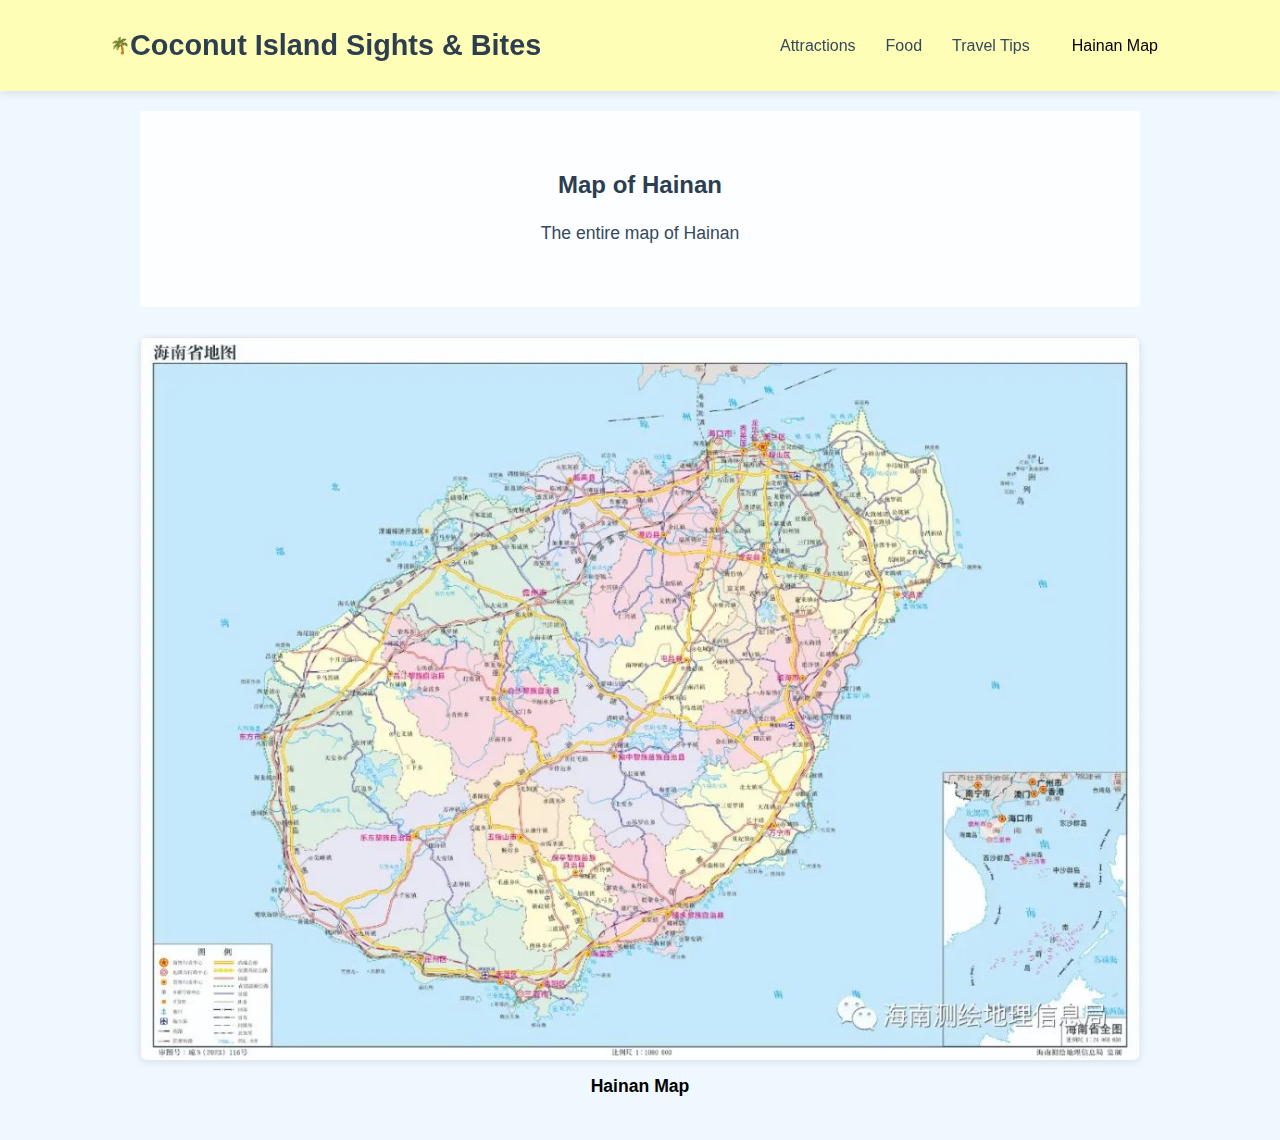
<file: hainan-map.html>
<!DOCTYPE html>
<html lang="en">
<head>
  <meta charset="UTF-8">
  <meta name="viewport" content="width=device-width, initial-scale=1.0">
  <title>Hainan Attractions</title> <!-- 页面标题 -->
  <link rel="stylesheet" href="styles.css"> <!-- 复用样式文件，保持风格统一 -->
</head>
<body>
  <!-- 复用导航栏（与index.html一致，确保每个页面导航统一） -->
  <header class="header">
        <div class="header-container">
            <div class="header-content">
                <div class="brand">
                   <div class="logo">🌴</div> <!-- 可保留原椰子emoji，与ico图标呼应 -->
               
                  </div>

                    <h2 class="brand-title">Coconut Island Sights & Bites</h2>
                </div>
               
                <ul class="nav-menu" id="navMenu">
                    <!-- 1. 景点页面跳转 -->
                    <li><a href="attractions.html" class="nav-link">Attractions</a></li>
                    <!-- 2. 美食页面跳转 -->
                    <li><a href="food.html" class="nav-link">Food</a></li>
                    <!-- 3. 旅游贴士页面跳转 -->
                    <li><a href="travel-tips.html" class="nav-link">Travel Tips</a></li>
                    <!-- 4. 海南地图页面跳转 -->
                    <li><a href="hainan-map.html" class="nav-link map-link">Hainan Map</a></li>
                </ul>
            </div>
        </div>
    </header>

  <!-- 景点页面核心内容 -->
  <div id="main-content">
    <section id="hero">
      <h2>Map of Hainan</h2>
      <p>The entire map of Hainan</p>
    </section>

    <div id="hainan-map" class="hainan-map" style="margin: 20px 0; text-align: center;">
    <!-- 地图图片（引用摘要1的海南地图资源，点击可跳转详情页） -->
      <a href="http://www.shurl.cc/4e7f7ce6f8096513f4061f6c201ee414" target="_blank">
        <img src="draft\assets\images\Map.webp" 
             alt="Hainan Map" 
             style="width: 100%; max-width: 1000px; border-radius: 8px; box-shadow: 0 2px 8px rgba(0,0,0,0.1);">
    </a>
    <p style="margin-top: 8px; color: var(--primary); font-weight: 600;">Hainan Map</p>
  </div>
</file>
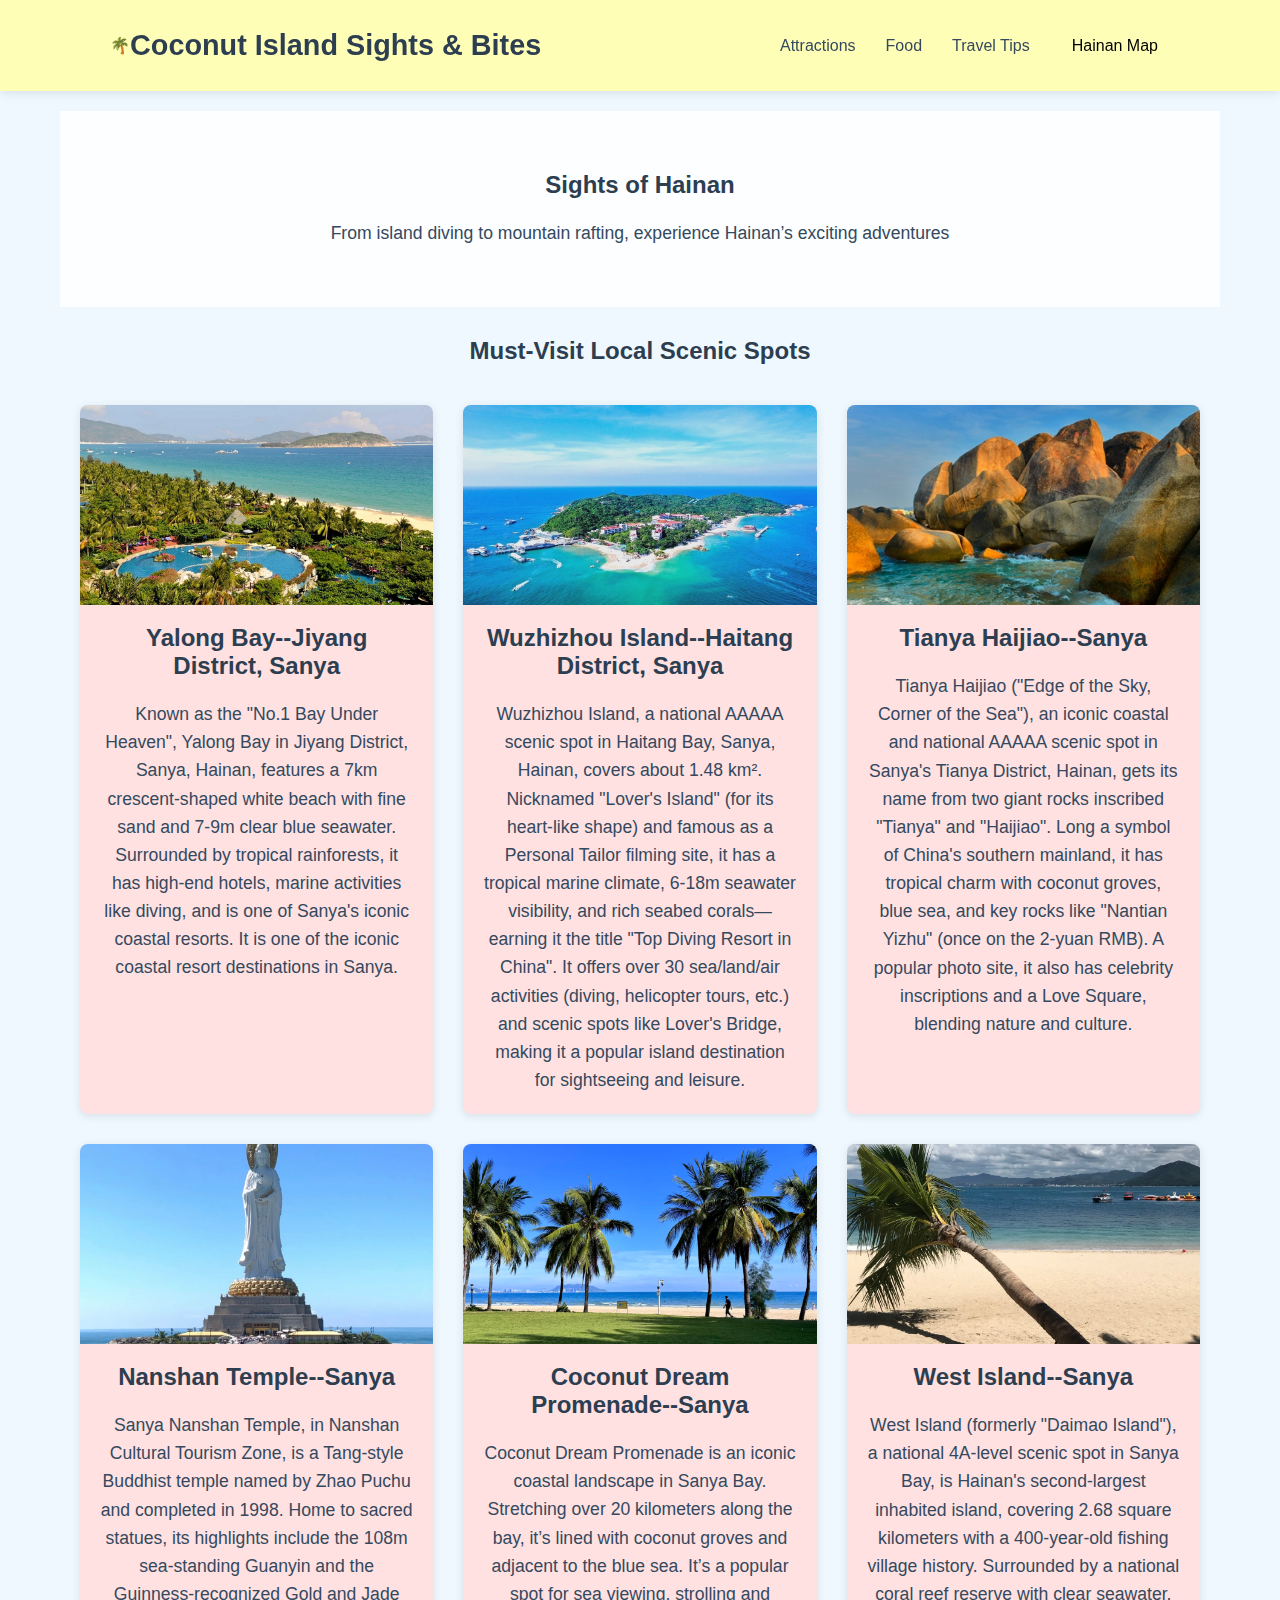
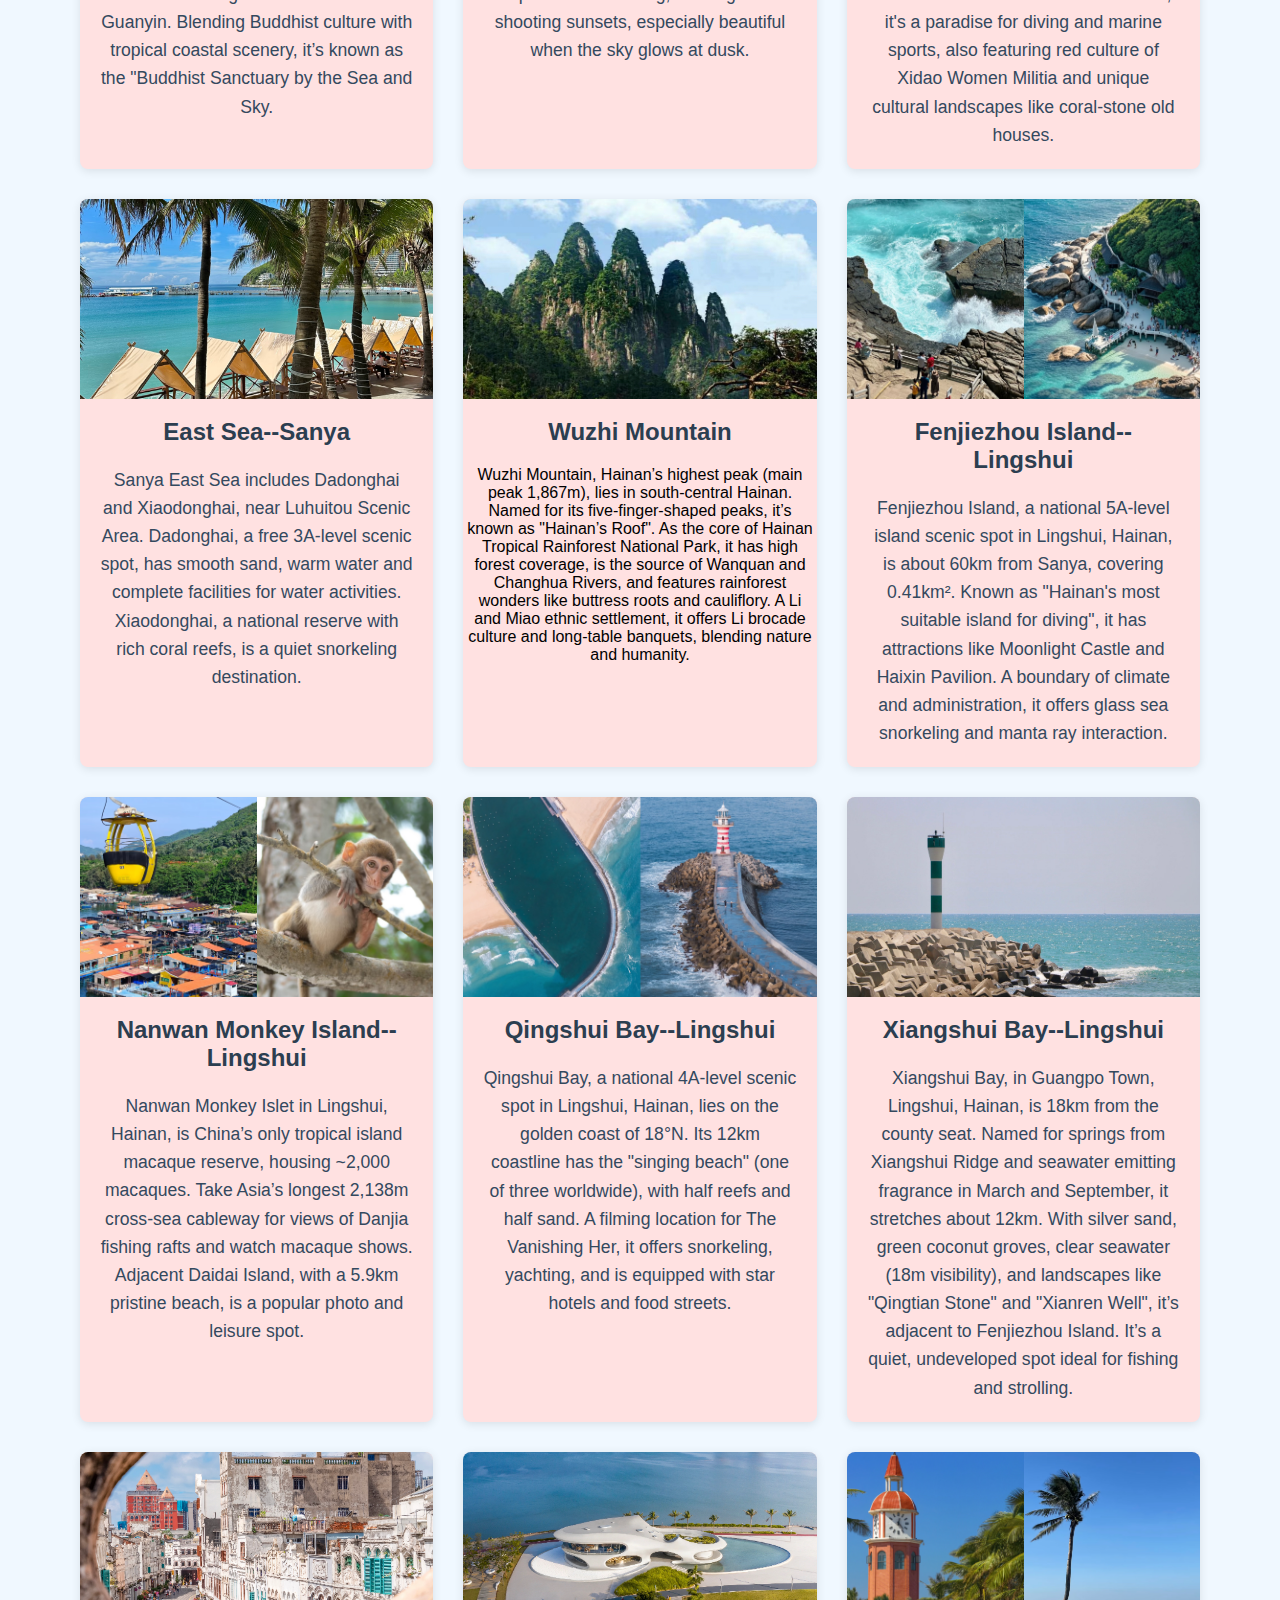
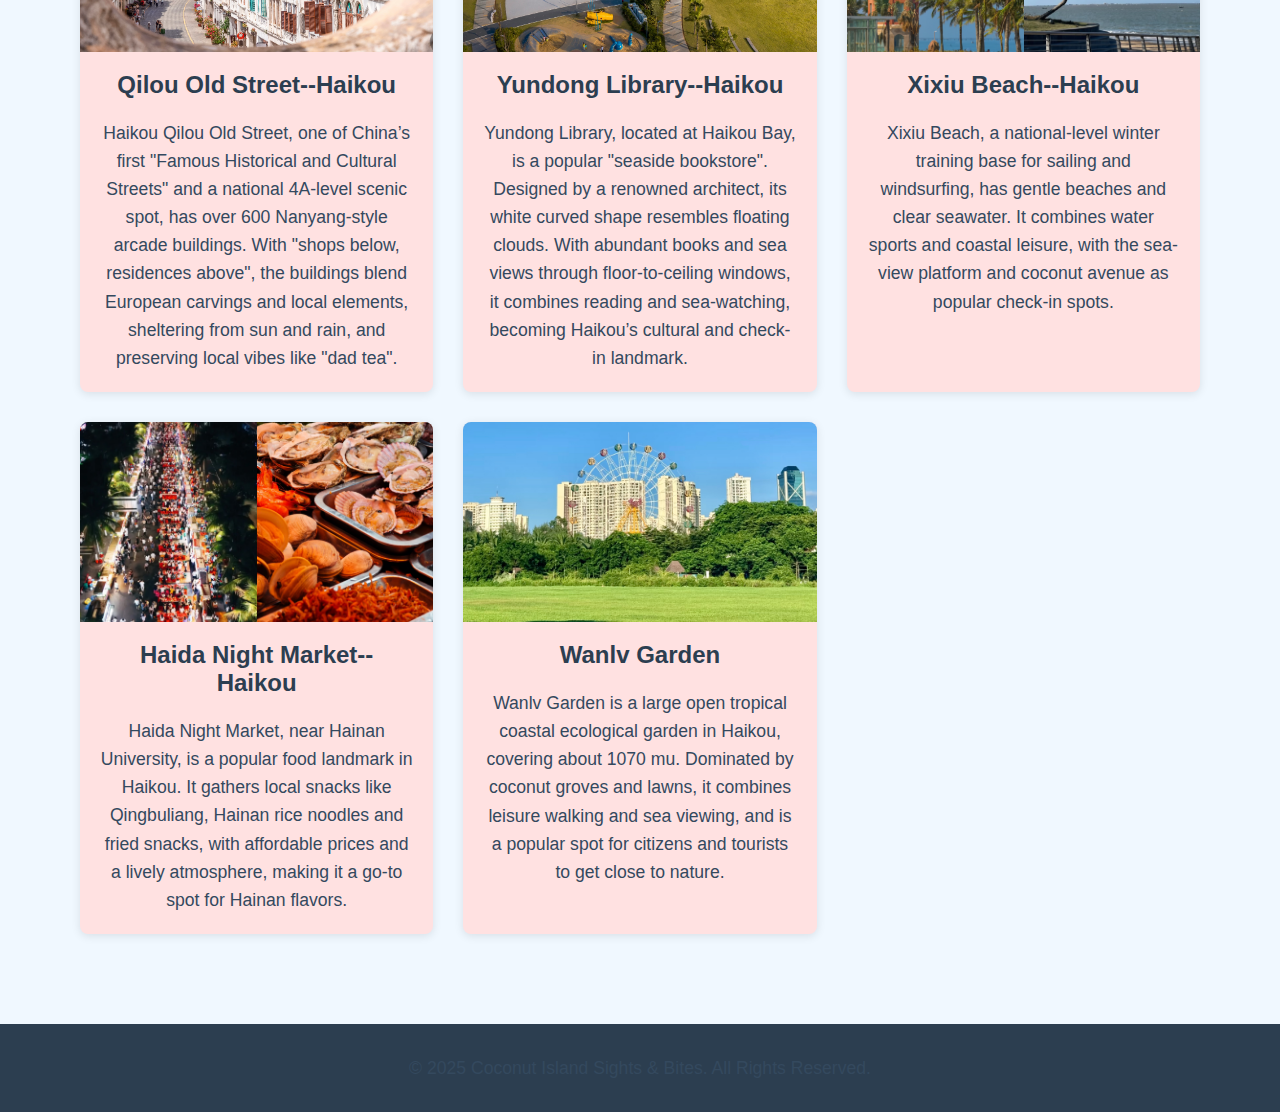
<file: draft/attractions.html>
<!DOCTYPE html>
<html lang="en">
<head>
  <meta charset="UTF-8">
  <meta name="viewport" content="width=device-width, initial-scale=1.0">
  <title>Hainan Attractions</title> <!-- 页面标题 -->
  <link rel="stylesheet" href="styles.css"> <!-- 复用样式文件，保持风格统一 -->
</head>
<body>
  <!-- 复用导航栏（与index.html一致，确保每个页面导航统一） -->
  <header class="header">
        <div class="header-container">
            <div class="header-content">
                <div class="brand">
                   <div class="logo">🌴</div> <!-- 可保留原椰子emoji，与ico图标呼应 -->
               
                  </div>

                    <h2 class="brand-title">Coconut Island Sights & Bites</h2>
                </div>
               
                <ul class="nav-menu" id="navMenu">
                    <!-- 1. 景点页面跳转 -->
                    <li><a href="attractions.html" class="nav-link">Attractions</a></li>
                    <!-- 2. 美食页面跳转 -->
                    <li><a href="food.html" class="nav-link">Food</a></li>
                    <!-- 3. 旅游贴士页面跳转 -->
                    <li><a href="travel-tips.html" class="nav-link">Travel Tips</a></li>
                    <!-- 4. 海南地图页面跳转 -->
                    <li><a href="hainan-map.html" class="nav-link map-link">Hainan Map</a></li>
                </ul>
            </div>
        </div>
    </header>

  <!-- 景点页面核心内容 -->
  <div id="main-content">
    <section id="hero">
      <h2>Sights of Hainan</h2>
      <p>From island diving to mountain rafting, experience Hainan’s exciting adventures</p>
    </section>

    <h2>Must-Visit Local Scenic Spots</h2>
    <!-- 可复用原index.html的.grid-container展示景点卡片 -->
    <div class="grid-container">
      <div class="grid-item">
            <img src="assets\images\Yalong Bay.webp" alt="Yalong BayS" >
            <h2>Yalong Bay--Jiyang District, Sanya</h2>
            <p>Known as the "No.1 Bay Under Heaven", Yalong Bay in Jiyang District, Sanya, Hainan, features a 7km crescent-shaped white beach with fine sand and 7-9m clear blue seawater. Surrounded by tropical rainforests, it has high-end hotels, marine activities like diving, and is one of Sanya's iconic coastal resorts. It is one of the iconic coastal resort destinations in Sanya.</p>
          </div>

          <div class="grid-item">
            <img src="assets/images/Wuzhizhou_Island.webp" alt="Wuzhizhou Island"  >
            <h2>Wuzhizhou Island--Haitang District, Sanya</h2>
            <p>Wuzhizhou Island, a national AAAAA scenic spot in Haitang Bay, Sanya, Hainan, covers about 1.48 km². Nicknamed "Lover's Island" (for its heart-like shape) and famous as a Personal Tailor filming site, it has a tropical marine climate, 6-18m seawater visibility, and rich seabed corals—earning it the title "Top Diving Resort in China". It offers over 30 sea/land/air activities (diving, helicopter tours, etc.) and scenic spots like Lover's Bridge, making it a popular island destination for sightseeing and leisure.</p>
          </div>

          <div class="grid-item">
            <img src="assets\images\Tianya Haijiao.webp" alt="Tianya Haijiao" >
            <h2>Tianya Haijiao--Sanya</h2>
            <p>Tianya Haijiao ("Edge of the Sky, Corner of the Sea"), an iconic coastal and national AAAAA scenic spot in Sanya's Tianya District, Hainan, gets its name from two giant rocks inscribed "Tianya" and "Haijiao". Long a symbol of China's southern mainland, it has tropical charm with coconut groves, blue sea, and key rocks like "Nantian Yizhu" (once on the 2-yuan RMB). A popular photo site, it also has celebrity inscriptions and a Love Square, blending nature and culture.</p>
          </div>

          <div class="grid-item">
            <img src="assets\images\Nanshansi.webp" alt="Nanshan Temple" >
            <h2>Nanshan Temple--Sanya</h2>
            <p>Sanya Nanshan Temple, in Nanshan Cultural Tourism Zone, is a Tang-style Buddhist temple named by Zhao Puchu and completed in 1998. Home to sacred statues, its highlights include the 108m sea-standing Guanyin and the Guinness-recognized Gold and Jade Guanyin. Blending Buddhist culture with tropical coastal scenery, it’s known as the "Buddhist Sanctuary by the Sea and Sky.</p>
          </div>

          <div class="grid-item">
            <img src="assets\images\Coconut Dream Promenade.webp" alt="Coconut Dream Promenade" >
            <h2>Coconut Dream Promenade--Sanya</h2>
            <p>Coconut Dream Promenade is an iconic coastal landscape in Sanya Bay. Stretching over 20 kilometers along the bay, it’s lined with coconut groves and adjacent to the blue sea. It’s a popular spot for sea viewing, strolling and shooting sunsets, especially beautiful when the sky glows at dusk.</p>
          </div>

          <div class="grid-item">
            <img src="assets\images\West_Island.webp" alt="West Island" >
            <h2>West Island--Sanya</h2>
            <p>West Island (formerly "Daimao Island"), a national 4A-level scenic spot in Sanya Bay, is Hainan's second-largest inhabited island, covering 2.68 square kilometers with a 400-year-old fishing village history. Surrounded by a national coral reef reserve with clear seawater, it's a paradise for diving and marine sports, also featuring red culture of Xidao Women Militia and unique cultural landscapes like coral-stone old houses.</p>
          </div>

          <div class="grid-item">
            <img src="assets\images\East_Sea.webp" alt="East Sea" >
            <h2>East Sea--Sanya</h2>
            <p>Sanya East Sea includes Dadonghai and Xiaodonghai, near Luhuitou Scenic Area. Dadonghai, a free 3A-level scenic spot, has smooth sand, warm water and complete facilities for water activities. Xiaodonghai, a national reserve with rich coral reefs, is a quiet snorkeling destination.</p>
          </div>

          <div class="grid-item">
            <img src="assets\images\Wuzhi_Mountain.webp" alt="Wuzhi Mountain" >
            <h2>Wuzhi Mountain</h2>
            <p2>Wuzhi Mountain, Hainan’s highest peak (main peak 1,867m), lies in south-central Hainan. Named for its five-finger-shaped peaks, it’s known as "Hainan’s Roof". As the core of Hainan Tropical Rainforest National Park, it has high forest coverage, is the source of Wanquan and Changhua Rivers, and features rainforest wonders like buttress roots and cauliflory. A Li and Miao ethnic settlement, it offers Li brocade culture and long-table banquets, blending nature and humanity.</p2>
          </div>

          <div class="grid-item">
            <img src="assets\images\Fenjiezhou_Island.webp" alt="Fenjiezhou Island" >
            <h2>Fenjiezhou Island--Lingshui</h2>
            <p>Fenjiezhou Island, a national 5A-level island scenic spot in Lingshui, Hainan, is about 60km from Sanya, covering 0.41km². Known as "Hainan's most suitable island for diving", it has attractions like Moonlight Castle and Haixin Pavilion. A boundary of climate and administration, it offers glass sea snorkeling and manta ray interaction.</p>
          </div>

          <div class="grid-item">
            <img src="assets\images\Nanwan_Monkey_Island.webp" alt="Nanwan Monkey Island" >
            <h2>Nanwan Monkey Island--Lingshui</h2>
            <p>Nanwan Monkey Islet in Lingshui, Hainan, is China’s only tropical island macaque reserve, housing ~2,000 macaques. Take Asia’s longest 2,138m cross-sea cableway for views of Danjia fishing rafts and watch macaque shows. Adjacent Daidai Island, with a 5.9km pristine beach, is a popular photo and leisure spot.</p>
          </div>

          <div class="grid-item">
            <img src="assets\images\Qingshui_Bay.webp" alt="Qingshui Bay" >
            <h2>Qingshui Bay--Lingshui</h2>
            <p>Qingshui Bay, a national 4A-level scenic spot in Lingshui, Hainan, lies on the golden coast of 18°N. Its 12km coastline has the "singing beach" (one of three worldwide), with half reefs and half sand. A filming location for The Vanishing Her, it offers snorkeling, yachting, and is equipped with star hotels and food streets.</p>
          </div>

          <div class="grid-item">
            <img src="assets\images\Xiangshui_Bay.webp" alt="Xiangshui Bay" >
            <h2>Xiangshui Bay--Lingshui</h2>
            <p>Xiangshui Bay, in Guangpo Town, Lingshui, Hainan, is 18km from the county seat. Named for springs from Xiangshui Ridge and seawater emitting fragrance in March and September, it stretches about 12km. With silver sand, green coconut groves, clear seawater (18m visibility), and landscapes like "Qingtian Stone" and "Xianren Well", it’s adjacent to Fenjiezhou Island. It’s a quiet, undeveloped spot ideal for fishing and strolling.</p>
          </div>

          <div class="grid-item">
            <img src="assets\images\Qilou_Old_Street.webp" alt="Qilou Old Street" >
            <h2>Qilou Old Street--Haikou</h2>
            <p>Haikou Qilou Old Street, one of China’s first "Famous Historical and Cultural Streets" and a national 4A-level scenic spot, has over 600 Nanyang-style arcade buildings. With "shops below, residences above", the buildings blend European carvings and local elements, sheltering from sun and rain, and preserving local vibes like "dad tea".</p>
          </div>

          <div class="grid-item">
            <img src="assets\images\Yundong_libiary.webp" alt="Yundong Library" >
            <h2>Yundong Library--Haikou</h2>
            <p>Yundong Library, located at Haikou Bay, is a popular "seaside bookstore". Designed by a renowned architect, its white curved shape resembles floating clouds. With abundant books and sea views through floor-to-ceiling windows, it combines reading and sea-watching, becoming Haikou’s cultural and check-in landmark.</p>
          </div>

          <div class="grid-item">
            <img src="assets\images\Xixiu_beach.webp" alt="Xixiu Beach" >
            <h2>Xixiu Beach--Haikou</h2>
            <p>Xixiu Beach, a national-level winter training base for sailing and windsurfing, has gentle beaches and clear seawater. It combines water sports and coastal leisure, with the sea-view platform and coconut avenue as popular check-in spots.</p>
          </div>

          <div class="grid-item">
            <img src="assets\images\Haida_night_market.webp" alt="Haida Night Market" >
            <h2>Haida Night Market--Haikou</h2>
            <p>Haida Night Market, near Hainan University, is a popular food landmark in Haikou. It gathers local snacks like Qingbuliang, Hainan rice noodles and fried snacks, with affordable prices and a lively atmosphere, making it a go-to spot for Hainan flavors.</p>
          </div>

          <div class="grid-item">
            <img src="assets\images\Wanlv_Garden.webp" alt="Wanlv Garden" >
            <h2>Wanlv Garden</h2>
            <p>Wanlv Garden is a large open tropical coastal ecological garden in Haikou, covering about 1070 mu. Dominated by coconut groves and lawns, it combines leisure walking and sea viewing, and is a popular spot for citizens and tourists to get close to nature.</p>
          </div>
    </div>
  </div>

  <!-- 复用页脚（保持风格统一） -->
  <footer id="footer">
    <p>© 2025 Coconut Island Sights & Bites. All Rights Reserved.</p>
  </footer>
</body>
</html>
</file>
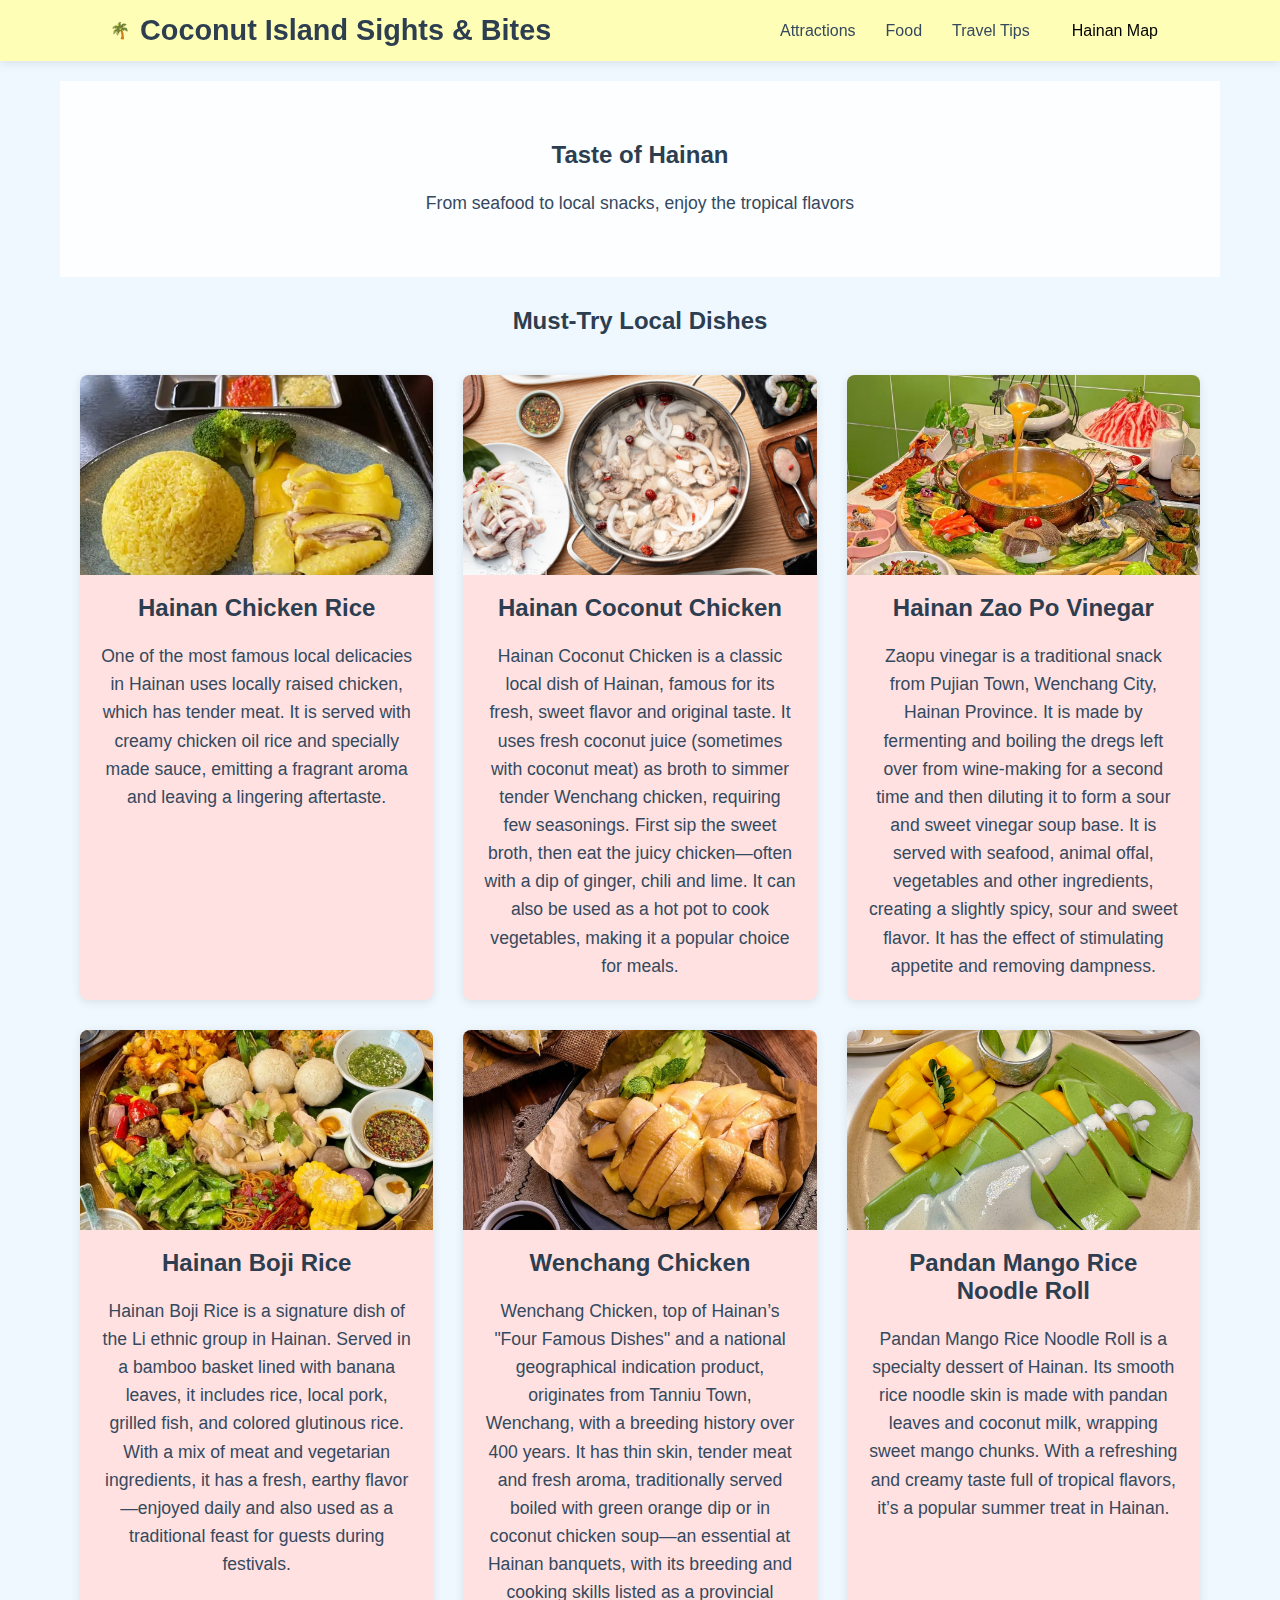
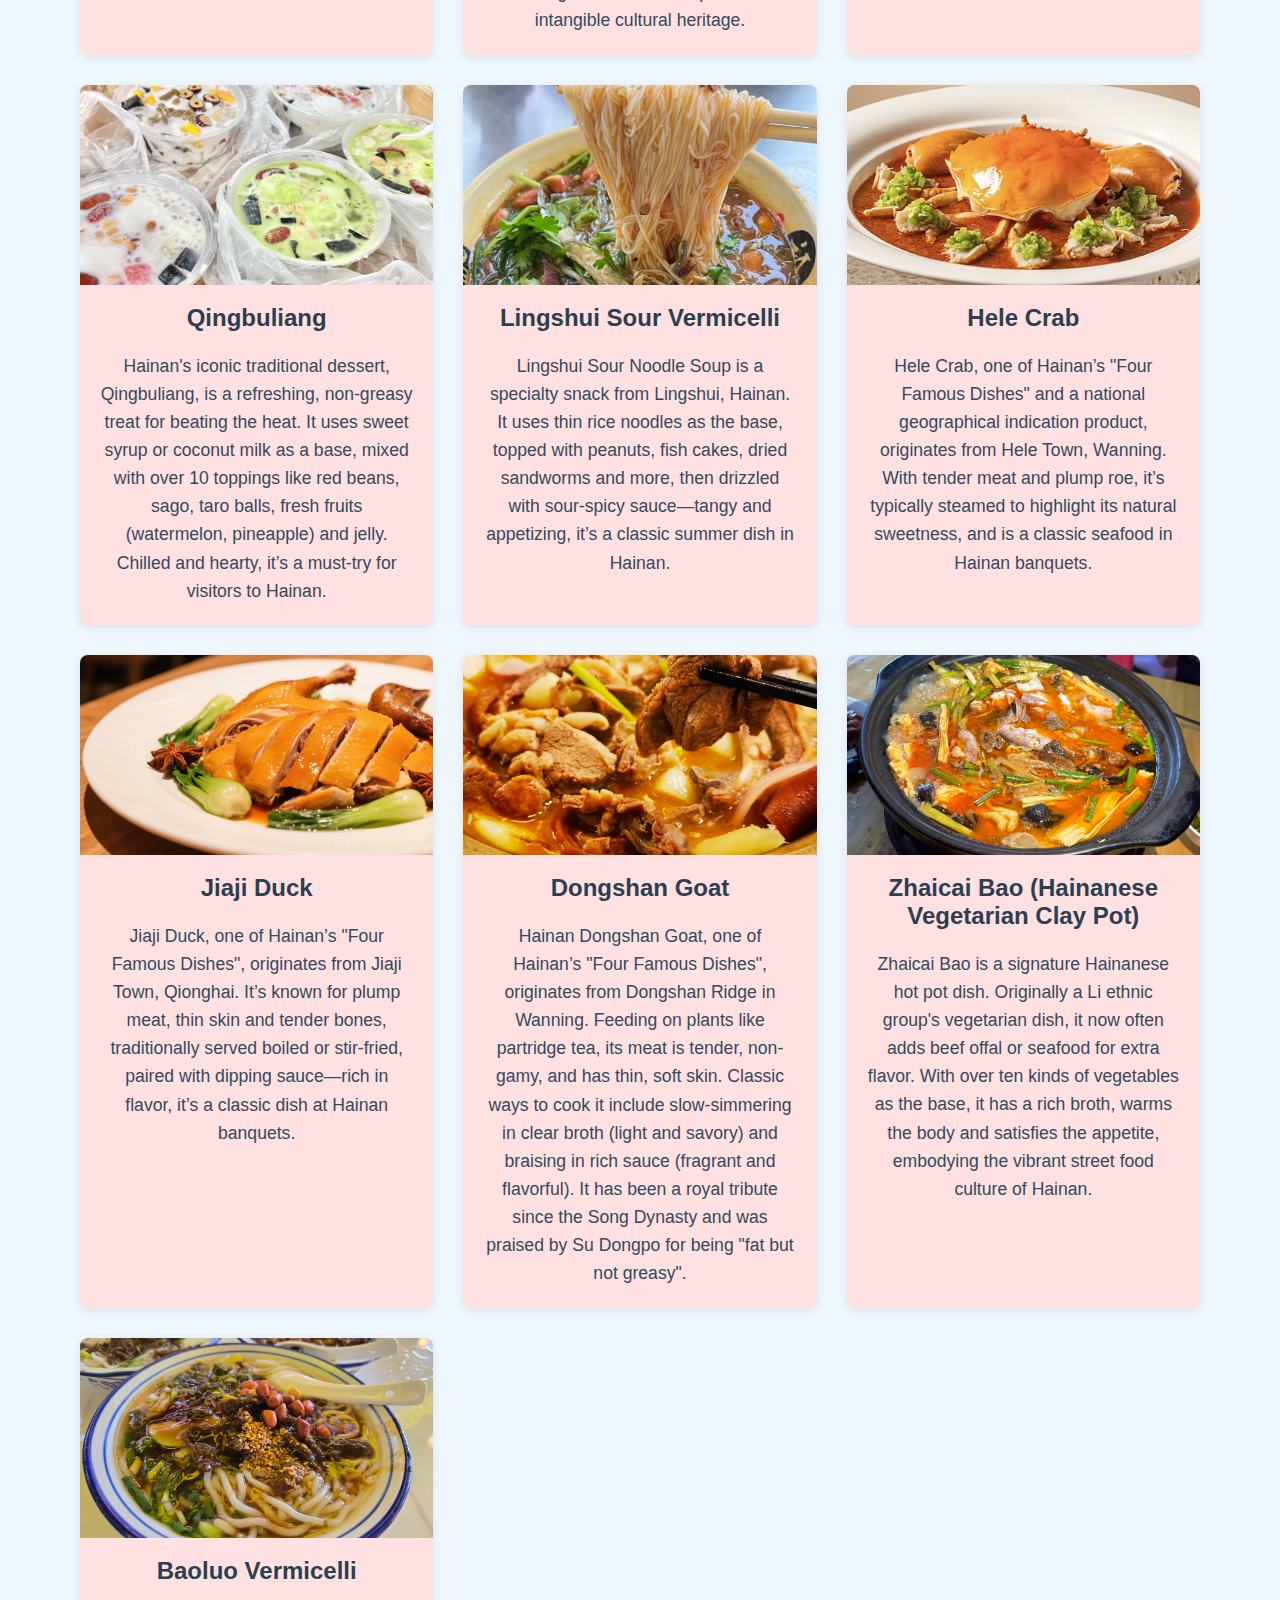
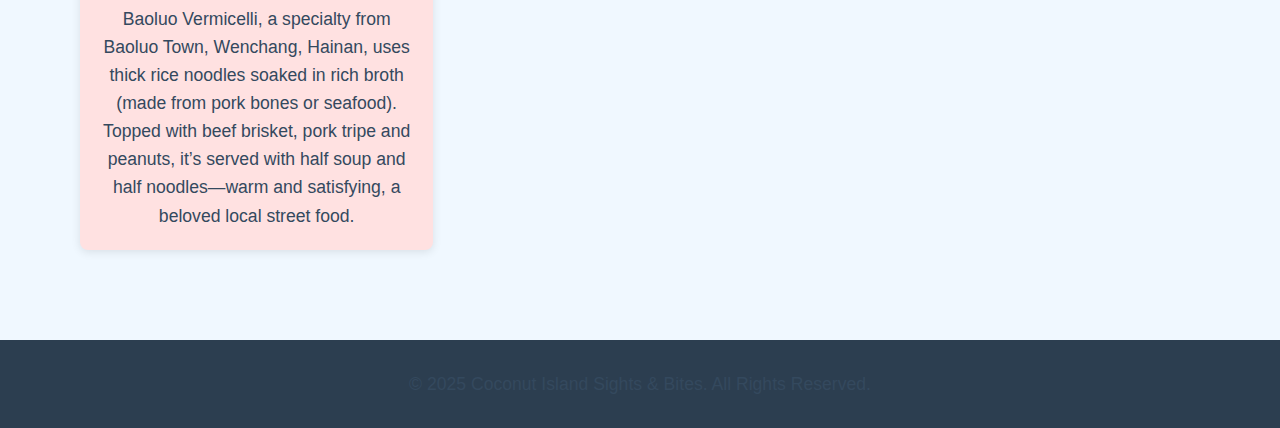
<file: draft/food.html>
<!DOCTYPE html>
<html lang="en">
<head>
  <meta charset="UTF-8">
  <meta name="viewport" content="width=device-width, initial-scale=1.0">
  <title>Hainan Delicious Food</title>
  <link rel="stylesheet" href="styles.css">
</head>
<body>
  <!-- 复用导航栏 -->
  <header class="header">
    <div class="header-container">
      <div class="brand">
        <div class="logo">🌴</div>
        <h2 class="brand-title">Coconut Island Sights & Bites</h2>
      </div>
      <ul class="nav-menu">
        <li><a href="attractions.html" class="nav-link">Attractions</a></li>
        <li><a href="food.html" class="nav-link">Food</a></li>
        <li><a href="travel-tips.html" class="nav-link">Travel Tips</a></li>
        <li><a href="hainan-map.html" class="nav-link map-link">Hainan Map</a></li>
      </ul>
    </div>
  </header>

  <!-- 美食页面核心内容 -->
  <div id="main-content">
    <section id="hero">
      <h2>Taste of Hainan</h2>
      <p>From seafood to local snacks, enjoy the tropical flavors</p>
    </section>

    <h2>Must-Try Local Dishes</h2>
    <div class="grid-container">
      <div class="grid-item">
            <img src="assets\images\Hainan Chicken Rice.webp" alt="Hainan Chicken Rise" >
            <h2>Hainan Chicken Rice</h2>
            <p>One of the most famous local delicacies in Hainan uses locally raised chicken, which has tender meat. It is served with creamy chicken oil rice and specially made sauce, emitting a fragrant aroma and leaving a lingering aftertaste.</p>
          </div>

          <div class="grid-item">
            <img src="assets\images\Cocountchicken.webp" alt="Hainan Coconut Chicken" >
            <h2>Hainan Coconut Chicken</h2>
            <p>Hainan Coconut Chicken is a classic local dish of Hainan, famous for its fresh, sweet flavor and original taste. It uses fresh coconut juice (sometimes with coconut meat) as broth to simmer tender Wenchang chicken, requiring few seasonings. First sip the sweet broth, then eat the juicy chicken—often with a dip of ginger, chili and lime. It can also be used as a hot pot to cook vegetables, making it a popular choice for meals.</p>
          </div>

          <div class="grid-item">
            <img src="assets\images\Zaopocu.webp" alt="Hainan Zao Po Vinegar" >
            <h2>Hainan Zao Po Vinegar</h2>
            <p>Zaopu vinegar is a traditional snack from Pujian Town, Wenchang City, Hainan Province. It is made by fermenting and boiling the dregs left over from wine-making for a second time and then diluting it to form a sour and sweet vinegar soup base. It is served with seafood, animal offal, vegetables and other ingredients, creating a slightly spicy, sour and sweet flavor. It has the effect of stimulating appetite and removing dampness.</p>
          </div>

          <div class="grid-item">
            <img src="assets\images\BojiRice.webp" alt="Hainan Boji Rice" >
            <h2>Hainan Boji Rice</h2>
            <p>Hainan Boji Rice is a signature dish of the Li ethnic group in Hainan. Served in a bamboo basket lined with banana leaves, it includes rice, local pork, grilled fish, and colored glutinous rice. With a mix of meat and vegetarian ingredients, it has a fresh, earthy flavor—enjoyed daily and also used as a traditional feast for guests during festivals.</p>
          </div>

          <div class="grid-item">
            <img src="assets\images\Wenchang.webp" alt="Wenchang Chicken" >
            <h2>Wenchang Chicken</h2>
            <p>Wenchang Chicken, top of Hainan’s "Four Famous Dishes" and a national geographical indication product, originates from Tanniu Town, Wenchang, with a breeding history over 400 years. It has thin skin, tender meat and fresh aroma, traditionally served boiled with green orange dip or in coconut chicken soup—an essential at Hainan banquets, with its breeding and cooking skills listed as a provincial intangible cultural heritage.</p>
          </div>

          <div class="grid-item">
            <img src="assets\images\Pandan_Mango_Rice_Noodle_Roll.webp" alt="Pandan Mango Rice Noodle Roll" >
            <h2>Pandan Mango Rice Noodle Roll</h2>
            <p>Pandan Mango Rice Noodle Roll is a specialty dessert of Hainan. Its smooth rice noodle skin is made with pandan leaves and coconut milk, wrapping sweet mango chunks. With a refreshing and creamy taste full of tropical flavors, it’s a popular summer treat in Hainan.</p>
          </div>

          <div class="grid-item">
            <img src="assets\images\Qingbuliang.webp" alt="QIngbuliang" >
            <h2>Qingbuliang</h2>
            <p>Hainan's iconic traditional dessert, Qingbuliang, is a refreshing, non-greasy treat for beating the heat. It uses sweet syrup or coconut milk as a base, mixed with over 10 toppings like red beans, sago, taro balls, fresh fruits (watermelon, pineapple) and jelly. Chilled and hearty, it’s a must-try for visitors to Hainan.</p>
          </div>

          <div class="grid-item">
            <img src="assets\images\Lingshui_Sour_Vermicelli.webp" alt="Lingshui Sour Vermicelli" >
            <h2>Lingshui Sour Vermicelli</h2>
            <p>Lingshui Sour Noodle Soup is a specialty snack from Lingshui, Hainan. It uses thin rice noodles as the base, topped with peanuts, fish cakes, dried sandworms and more, then drizzled with sour-spicy sauce—tangy and appetizing, it’s a classic summer dish in Hainan.</p>
          </div>

          <div class="grid-item">
            <img src="assets\images\Hele_Crab.webp" alt="Hele Crab" >
            <h2>Hele Crab</h2>
            <p>Hele Crab, one of Hainan’s "Four Famous Dishes" and a national geographical indication product, originates from Hele Town, Wanning. With tender meat and plump roe, it’s typically steamed to highlight its natural sweetness, and is a classic seafood in Hainan banquets.</p>
          </div>

          <div class="grid-item">
            <img src="assets\images\JiajiYa.webp" alt="Jiaji Duck" >
            <h2>Jiaji Duck</h2>
            <p>Jiaji Duck, one of Hainan’s "Four Famous Dishes", originates from Jiaji Town, Qionghai. It’s known for plump meat, thin skin and tender bones, traditionally served boiled or stir-fried, paired with dipping sauce—rich in flavor, it’s a classic dish at Hainan banquets.</p>
          </div>

          <div class="grid-item">
            <img src="assets\images\Dongshan_Goat.webp" alt="Dongshan Goat" >
            <h2>Dongshan Goat</h2>
            <p>Hainan Dongshan Goat, one of Hainan’s "Four Famous Dishes", originates from Dongshan Ridge in Wanning. Feeding on plants like partridge tea, its meat is tender, non-gamy, and has thin, soft skin. Classic ways to cook it include slow-simmering in clear broth (light and savory) and braising in rich sauce (fragrant and flavorful). It has been a royal tribute since the Song Dynasty and was praised by Su Dongpo for being "fat but not greasy".</p>
          </div>

          <div class="grid-item">
            <img src="assets\images\Zhaicai_Bao.webp" alt="Zhaicai Bao (Hainanese Vegetarian Clay Pot)" >
            <h2>Zhaicai Bao (Hainanese Vegetarian Clay Pot)</h2>
            <p> Zhaicai Bao is a signature Hainanese hot pot dish. Originally a Li ethnic group's vegetarian dish, it now often adds beef offal or seafood for extra flavor. With over ten kinds of vegetables as the base, it has a rich broth, warms the body and satisfies the appetite, embodying the vibrant street food culture of Hainan.</p>
          </div>

          <div class="grid-item">
            <img src="assets\images\Baoluo_Vermicelli.webp" alt="Baoluo Vermicelli" >
            <h2>Baoluo Vermicelli</h2>
            <p>Baoluo Vermicelli, a specialty from Baoluo Town, Wenchang, Hainan, uses thick rice noodles soaked in rich broth (made from pork bones or seafood). Topped with beef brisket, pork tripe and peanuts, it’s served with half soup and half noodles—warm and satisfying, a beloved local street food.</p>
          </div>
    </div>
  </div>

  <!-- 复用页脚 -->
  <footer id="footer">
    <p>© 2025 Coconut Island Sights & Bites. All Rights Reserved.</p>
  </footer>
</body>
</html>
</file>
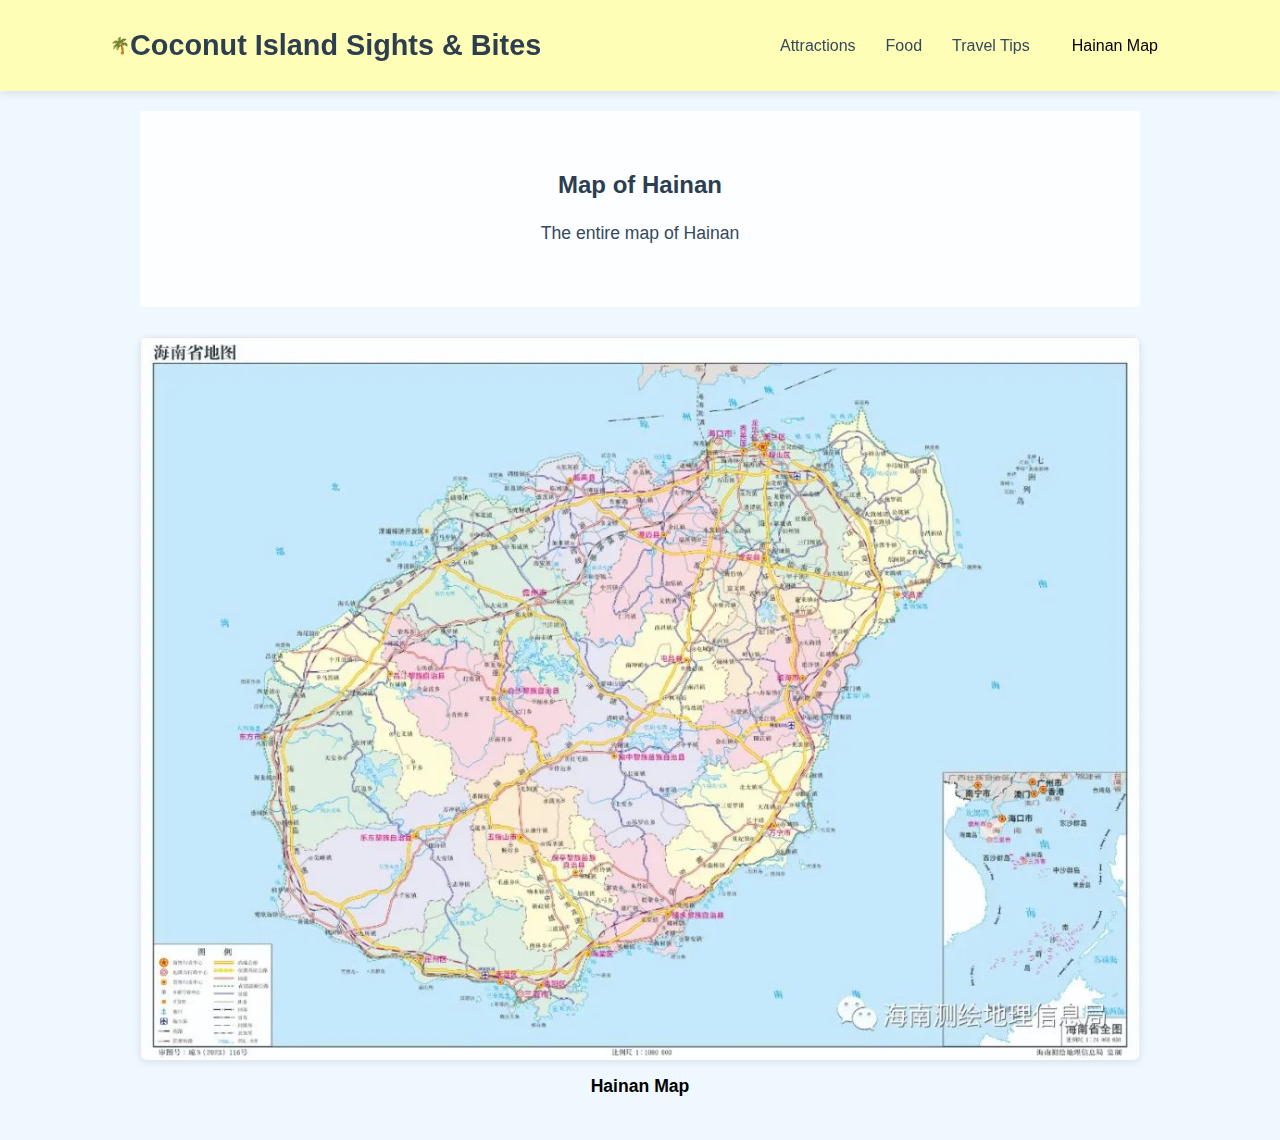
<file: draft/hainan-map.html>
<!DOCTYPE html>
<html lang="en">
<head>
  <meta charset="UTF-8">
  <meta name="viewport" content="width=device-width, initial-scale=1.0">
  <title>Hainan Attractions</title> <!-- 页面标题 -->
  <link rel="stylesheet" href="styles.css"> <!-- 复用样式文件，保持风格统一 -->
</head>
<body>
  <!-- 复用导航栏（与index.html一致，确保每个页面导航统一） -->
  <header class="header">
        <div class="header-container">
            <div class="header-content">
                <div class="brand">
                   <div class="logo">🌴</div> <!-- 可保留原椰子emoji，与ico图标呼应 -->
               
                  </div>

                    <h2 class="brand-title">Coconut Island Sights & Bites</h2>
                </div>
               
                <ul class="nav-menu" id="navMenu">
                    <!-- 1. 景点页面跳转 -->
                    <li><a href="attractions.html" class="nav-link">Attractions</a></li>
                    <!-- 2. 美食页面跳转 -->
                    <li><a href="food.html" class="nav-link">Food</a></li>
                    <!-- 3. 旅游贴士页面跳转 -->
                    <li><a href="travel-tips.html" class="nav-link">Travel Tips</a></li>
                    <!-- 4. 海南地图页面跳转 -->
                    <li><a href="hainan-map.html" class="nav-link map-link">Hainan Map</a></li>
                </ul>
            </div>
        </div>
    </header>

  <!-- 景点页面核心内容 -->
  <div id="main-content">
    <section id="hero">
      <h2>Map of Hainan</h2>
      <p>The entire map of Hainan</p>
    </section>

    <div id="hainan-map" class="hainan-map" style="margin: 20px 0; text-align: center;">
    <!-- 地图图片（引用摘要1的海南地图资源，点击可跳转详情页） -->
      <a href="http://www.shurl.cc/4e7f7ce6f8096513f4061f6c201ee414" target="_blank">
        <img src="assets\images\Map.webp" 
             alt="Hainan Map" 
             style="width: 100%; max-width: 1000px; border-radius: 8px; box-shadow: 0 2px 8px rgba(0,0,0,0.1);">
    </a>
    <p style="margin-top: 8px; color: var(--primary); font-weight: 600;">Hainan Map</p>
  </div>
</file>
<file: styles.css>
* {
    margin: 0;
    padding: 0;
    box-sizing: border-box;
    font-family: 'Segoe UI', Tahoma, Geneva, Verdana, sans-serif;
}

  body {
          font-family: Arial, sans-serif;
          display: flex;
          flex-direction: column;
          min-height: 100vh;
          margin: 0;
          background-color: #f0f8ff;
      }

#main-content {
    max-width: 1200px;
    margin: 0 auto;
    padding: 20px;
    text-align: center;
}


/* original iline styles */n
    
      h1, h2 {
          color: #2c3e50;
          margin-bottom: 20px;
      }
      p {
          font-size: 1.1em;
          color: #34495e;
          line-height: 1.6;
      }
      .grid-container {
          display: grid;
          grid-template-columns: repeat(auto-fill, minmax(300px, 1fr));
          gap: 30px;
          padding: 20px;
          max-width: 1200px;
          margin: 0 auto;
      }
      .grid-item {
          background: rgb(255, 225, 225);
          border-radius: 8px;
          overflow: hidden;
          box-shadow: 0 2px 10px rgba(0,0,0,0.1);
      }
      .grid-item img {
          width: 100%;
          height: 200px;
          object-fit: cover;
      }
      .grid-item h2 {
          padding: 0 20px;
          margin-top: 15px;
          font-size: 1.5em;
      }
      .grid-item p {
          padding: 0 20px 20px;
          margin-top: 0;
      }
      #hero {
          text-align: center;
          padding: 60px 20px;
          background: linear-gradient(rgba(255,255,255,0.8), rgba(255,255,255,0.8)), url('https://gd-hbimg.huaban.com/8a597a994f2e6c8e68a5c28b45f11c33d8a5e9a53550b15b5b4f5e43e78_fw1200webp') center/cover no-repeat;
          margin-bottom: 30px;
      }
      
      #footer {
          background-color: #2c3e50;
          color: white;
          text-align: center;
          padding: 30px 20px;
          margin-top: 50px;
      }


      .header {
          background-color: rgb(255, 249, 171);
          box-shadow: 0 2px 10px rgba(0,0,0,0.1);
          width: 100%;
      }
      .header {
          position: sticky;
          top: 0;
          background: rgb(255, 254, 182);
          z-index: 100; /* ensures header stays on top */
      }
      .header-container{
          max-width: 1100px;
          margin: 0 auto;
          padding: 14px 20px;
          display: flex;
          align-items: center;
          justify-content: space-between; /* 保持左右布局 */
      }
      .header-container {
          width: 100%;
      }

      .hero-section {
          width: 100%; /* 宽度占满父容器 */
          max-width: none; /* 移除最大宽度限制（如果有） */
          margin: 0; /* 移除左右外边距（如果有） */ 
          padding: 2rem 0; /* 可选：调整内边距，避免内容贴边 */
      }

/* 新增：Hainan Map跳转按钮样式 */
      .map-link{
          background-color: var(--primary); /* 主色调背景 */
          color: #000000 !important; /* 白色文字（!important覆盖原导航文字色） */
          padding: 6px 12px;
          border-radius: 4px;
          text-decoration: none;
          font-weight: 600;
          transition: background-color 0.2s ease;
      }
      .map-link:hover{
          background-color: #005fa3; /* hover时加深背景色 */
      }

      @media (max-width:600px){
          #hero h2{font-size:22px;}
          .nav-menu{display:none;}
          .map-link{display: inline-block;}
      }
      .header-content {
          display: flex;
          justify-content: space-between;
          align-items: center;
          padding: 15px 0;
      }
      .brand {
          display: flex;
          align-items: center;
          gap: 10px;
      }
      .logo svg {
          width: 32px;
          height: 32px;
          color: #3498db;
      }
      .brand-title {
          margin: 0;
          font-size: 1.8em;
      }
      .brand-title span {
          color: #92d1fb;
      }
      .nav-menu {
          display: flex;
          list-style: none;
          gap: 30px;
          margin: 0;
          padding: 0;
      }
      .nav-link {
          text-decoration: none;
          color: #34495e;
          font-weight: 500;
          transition: color 0.3s;
      }
      .nav-link:hover {
          color: #3498db;
      }
</file>
<file: draft/styles.css>
* {
    margin: 0;
    padding: 0;
    box-sizing: border-box;
    font-family: 'Segoe UI', Tahoma, Geneva, Verdana, sans-serif;
}

  body {
          font-family: Arial, sans-serif;
          display: flex;
          flex-direction: column;
          min-height: 100vh;
          margin: 0;
          background-color: #f0f8ff;
      }

#main-content {
    max-width: 1200px;
    margin: 0 auto;
    padding: 20px;
    text-align: center;
}


/* original iline styles */n
    
      h1, h2 {
          color: #2c3e50;
          margin-bottom: 20px;
      }
      p {
          font-size: 1.1em;
          color: #34495e;
          line-height: 1.6;
      }
      .grid-container {
          display: grid;
          grid-template-columns: repeat(auto-fill, minmax(300px, 1fr));
          gap: 30px;
          padding: 20px;
          max-width: 1200px;
          margin: 0 auto;
      }
      .grid-item {
          background: rgb(255, 225, 225);
          border-radius: 8px;
          overflow: hidden;
          box-shadow: 0 2px 10px rgba(0,0,0,0.1);
      }
      .grid-item img {
          width: 100%;
          height: 200px;
          object-fit: cover;
      }
      .grid-item h2 {
          padding: 0 20px;
          margin-top: 15px;
          font-size: 1.5em;
      }
      .grid-item p {
          padding: 0 20px 20px;
          margin-top: 0;
      }
      #hero {
          text-align: center;
          padding: 60px 20px;
          background: linear-gradient(rgba(255,255,255,0.8), rgba(255,255,255,0.8)), url('https://gd-hbimg.huaban.com/8a597a994f2e6c8e68a5c28b45f11c33d8a5e9a53550b15b5b4f5e43e78_fw1200webp') center/cover no-repeat;
          margin-bottom: 30px;
      }
      
      #footer {
          background-color: #2c3e50;
          color: white;
          text-align: center;
          padding: 30px 20px;
          margin-top: 50px;
      }


      .header {
          background-color: rgb(255, 249, 171);
          box-shadow: 0 2px 10px rgba(0,0,0,0.1);
          width: 100%;
      }
      .header {
          position: sticky;
          top: 0;
          background: rgb(255, 254, 182);
          z-index: 100; /* ensures header stays on top */
      }
      .header-container{
          max-width: 1100px;
          margin: 0 auto;
          padding: 14px 20px;
          display: flex;
          align-items: center;
          justify-content: space-between; /* 保持左右布局 */
      }
      .header-container {
          width: 100%;
      }

      .hero-section {
          width: 100%; /* 宽度占满父容器 */
          max-width: none; /* 移除最大宽度限制（如果有） */
          margin: 0; /* 移除左右外边距（如果有） */ 
          padding: 2rem 0; /* 可选：调整内边距，避免内容贴边 */
      }

/* 新增：Hainan Map跳转按钮样式 */
      .map-link{
          background-color: var(--primary); /* 主色调背景 */
          color: #000000 !important; /* 白色文字（!important覆盖原导航文字色） */
          padding: 6px 12px;
          border-radius: 4px;
          text-decoration: none;
          font-weight: 600;
          transition: background-color 0.2s ease;
      }
      .map-link:hover{
          background-color: #005fa3; /* hover时加深背景色 */
      }

      @media (max-width:600px){
          #hero h2{font-size:22px;}
          .nav-menu{display:none;}
          .map-link{display: inline-block;}
      }
      .header-content {
          display: flex;
          justify-content: space-between;
          align-items: center;
          padding: 15px 0;
      }
      .brand {
          display: flex;
          align-items: center;
          gap: 10px;
      }
      .logo svg {
          width: 32px;
          height: 32px;
          color: #3498db;
      }
      .brand-title {
          margin: 0;
          font-size: 1.8em;
      }
      .brand-title span {
          color: #92d1fb;
      }
      .nav-menu {
          display: flex;
          list-style: none;
          gap: 30px;
          margin: 0;
          padding: 0;
      }
      .nav-link {
          text-decoration: none;
          color: #34495e;
          font-weight: 500;
          transition: color 0.3s;
      }
      .nav-link:hover {
          color: #3498db;
      }
</file>
